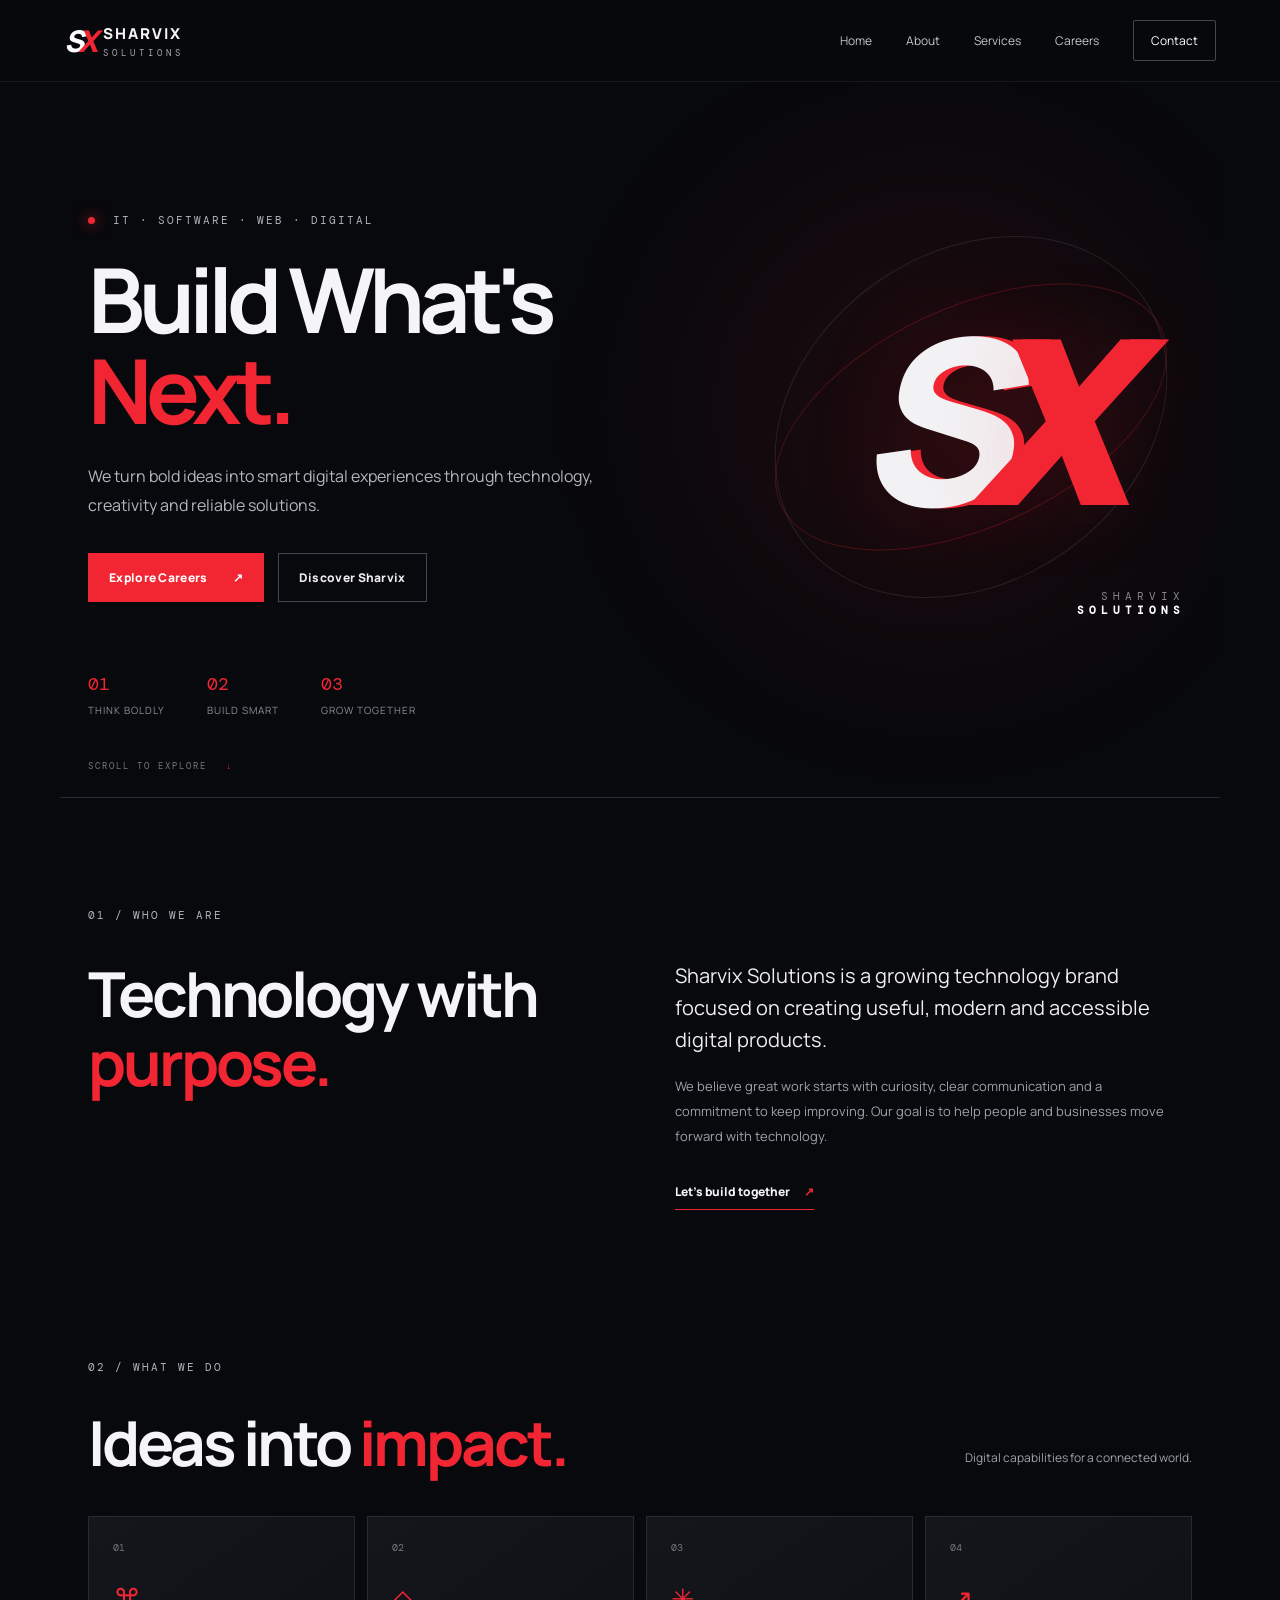
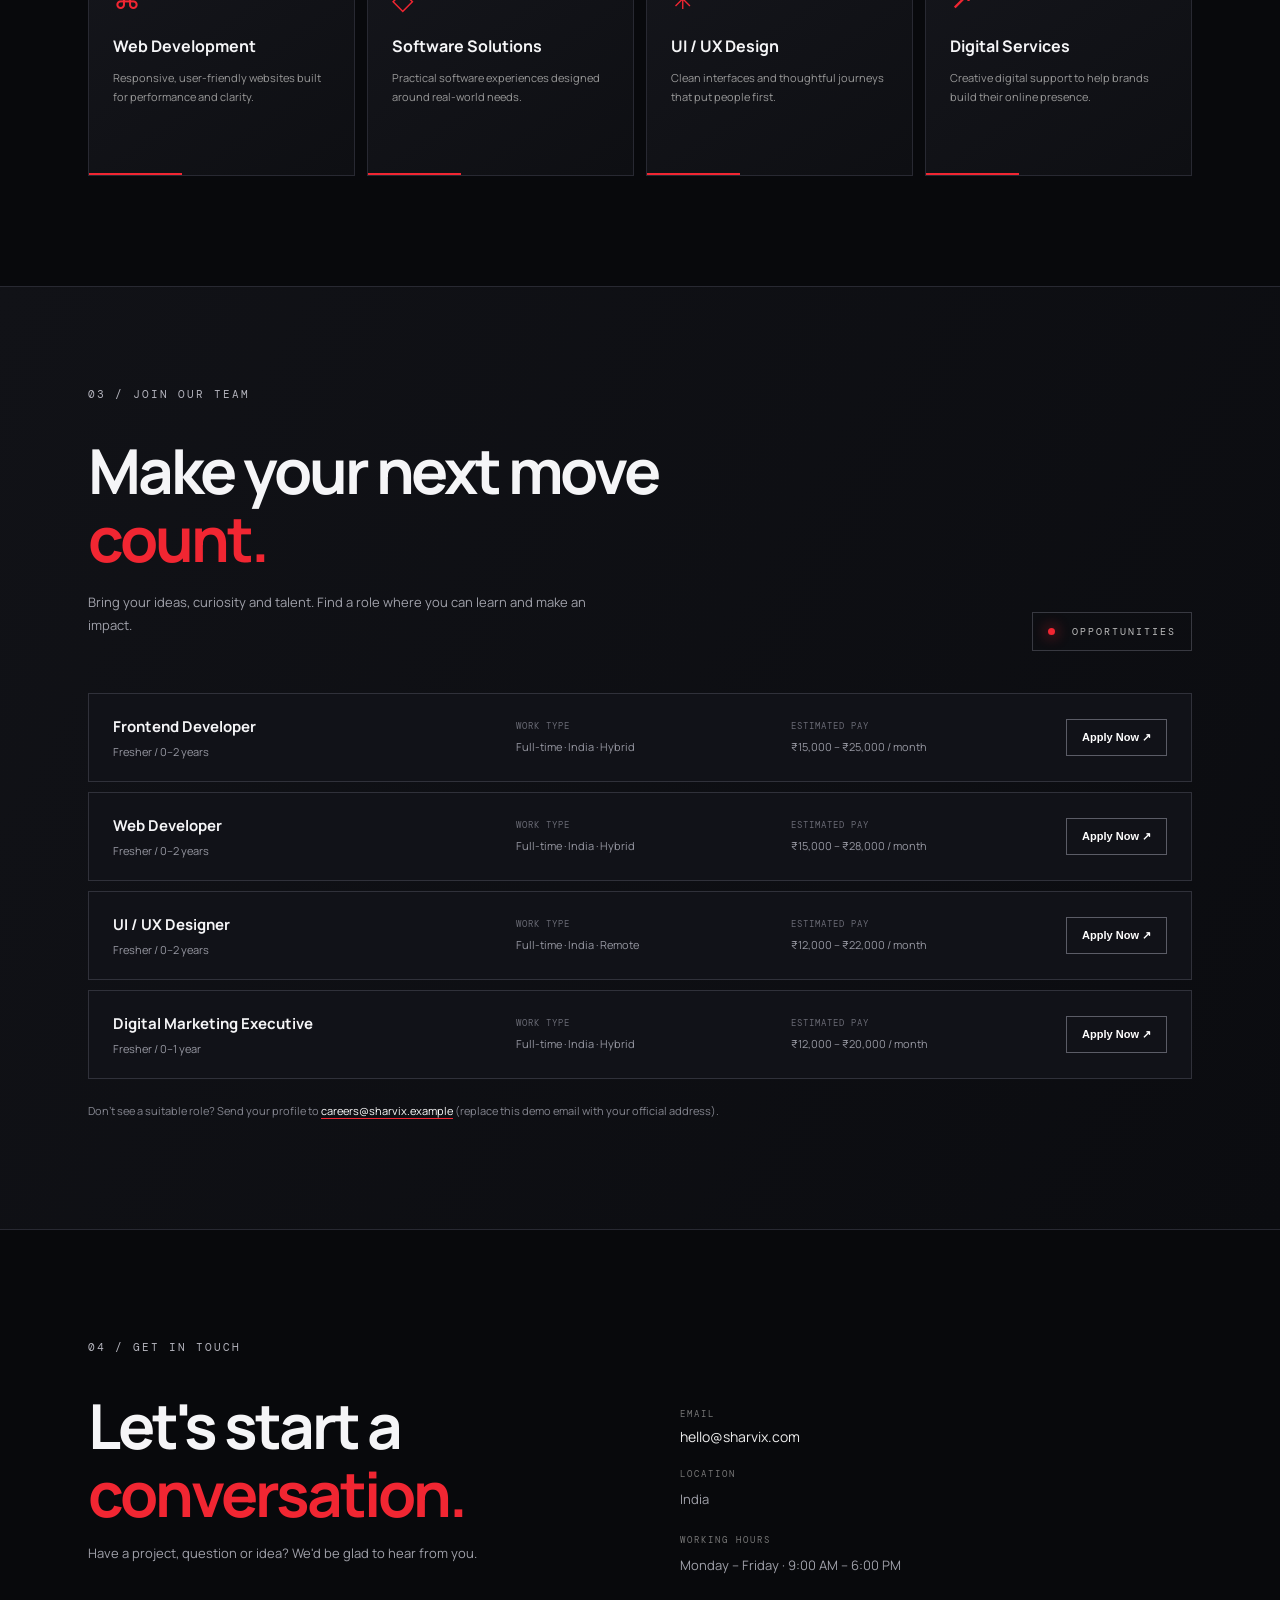
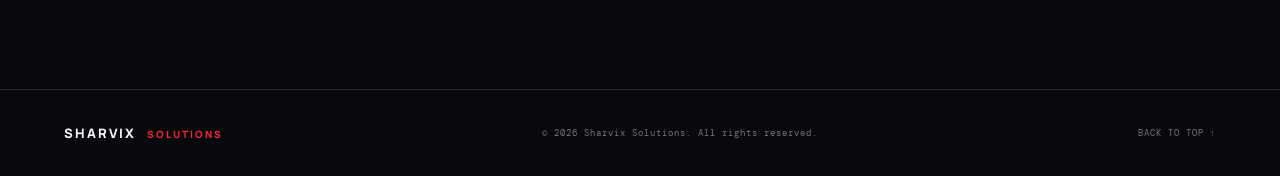
<file: index.html>
<!DOCTYPE html>
<html lang="en">
<head>
  <meta charset="UTF-8" />
  <meta name="viewport" content="width=device-width, initial-scale=1.0" />
  <meta name="description" content="Sharvix Solutions — IT, software, web and digital solutions." />
  <title>Sharvix Solutions | Build What's Next</title>
  <link rel="stylesheet" href="style.css" />
</head>
<body>
  <header class="site-header">
    <a class="brand" href="#home" aria-label="Sharvix Solutions home">
      <span class="brand-mark">S<span>X</span></span>
      <span class="brand-name">SHARVIX<small>SOLUTIONS</small></span>
    </a>
    <button class="menu-toggle" id="menuToggle" aria-label="Toggle navigation" aria-expanded="false">☰</button>
    <nav id="mainNav">
      <a href="#home">Home</a><a href="#about">About</a><a href="#services">Services</a>
      <a href="#careers">Careers</a><a class="nav-contact" href="#contact">Contact</a>
    </nav>
  </header>

  <main>
    <section class="hero" id="home">
      <div class="hero-glow"></div>
      <div class="hero-copy">
        <p class="eyebrow"><span></span> IT · SOFTWARE · WEB · DIGITAL</p>
        <h1>Build What's <em>Next.</em></h1>
        <p class="hero-lead">We turn bold ideas into smart digital experiences through technology, creativity and reliable solutions.</p>
        <div class="hero-actions">
          <a class="btn btn-primary" href="#careers">Explore Careers <span>↗</span></a>
          <a class="btn btn-ghost" href="#about">Discover Sharvix</a>
        </div>
        <div class="hero-stats">
          <div><strong>01</strong><span>Think boldly</span></div>
          <div><strong>02</strong><span>Build smart</span></div>
          <div><strong>03</strong><span>Grow together</span></div>
        </div>
      </div>
      <div class="hero-art" aria-label="Sharvix Solutions brand">
        <div class="orbit orbit-one"></div><div class="orbit orbit-two"></div>
        <div class="hero-symbol">S<span>X</span></div>
        <div class="hero-art-label">SHARVIX<br><b>SOLUTIONS</b></div>
      </div>
      <a class="scroll-cue" href="#about">SCROLL TO EXPLORE <span>↓</span></a>
    </section>

    <section class="section about-section" id="about">
      <div class="section-kicker">01 / WHO WE ARE</div>
      <div class="section-grid">
        <h2>Technology with<br><em>purpose.</em></h2>
        <div class="section-copy">
          <p class="large-copy">Sharvix Solutions is a growing technology brand focused on creating useful, modern and accessible digital products.</p>
          <p>We believe great work starts with curiosity, clear communication and a commitment to keep improving. Our goal is to help people and businesses move forward with technology.</p>
          <a class="text-link" href="#contact">Let's build together <span>↗</span></a>
        </div>
      </div>
    </section>

    <section class="section services-section" id="services">
      <div class="section-kicker">02 / WHAT WE DO</div>
      <div class="section-heading-row"><h2>Ideas into <em>impact.</em></h2><p>Digital capabilities for a connected world.</p></div>
      <div class="service-grid">
        <article class="service-card"><div class="service-number">01</div><div class="service-icon">⌘</div><h3>Web Development</h3><p>Responsive, user-friendly websites built for performance and clarity.</p><span class="card-line"></span></article>
        <article class="service-card"><div class="service-number">02</div><div class="service-icon">◇</div><h3>Software Solutions</h3><p>Practical software experiences designed around real-world needs.</p><span class="card-line"></span></article>
        <article class="service-card"><div class="service-number">03</div><div class="service-icon">✳</div><h3>UI / UX Design</h3><p>Clean interfaces and thoughtful journeys that put people first.</p><span class="card-line"></span></article>
        <article class="service-card"><div class="service-number">04</div><div class="service-icon">↗</div><h3>Digital Services</h3><p>Creative digital support to help brands build their online presence.</p><span class="card-line"></span></article>
      </div>
    </section>

    <section class="careers-section" id="careers">
      <div class="section careers-inner">
        <div class="section-kicker">03 / JOIN OUR TEAM</div>
        <div class="careers-heading"><div><h2>Make your next move<br><em>count.</em></h2><p>Bring your ideas, curiosity and talent. Find a role where you can learn and make an impact.</p></div><div class="open-tag"><span class="pulse"></span> OPPORTUNITIES</div></div>
        <div class="job-list" id="jobList"></div>
        <p class="careers-note">Don't see a suitable role? Send your profile to <a href="mailto:careers@sharvix.example">careers@sharvix.example</a> (replace this demo email with your official address).</p>
      </div>
    </section>

    <section class="section contact-section" id="contact">
      <div class="section-kicker">04 / GET IN TOUCH</div>
      <div class="contact-grid">
        <div><h2>Let's start a<br><em>conversation.</em></h2><p>Have a project, question or idea? We'd be glad to hear from you.</p></div>
        <div class="contact-details">
          <span>EMAIL</span><a href="mailto:hello@sharvix.com">hello@sharvix.com</a>
          <span>LOCATION</span><p>India</p>
          <span>WORKING HOURS</span><p>Monday – Friday · 9:00 AM – 6:00 PM</p>
        </div>
      </div>
    </section>
  </main>

  <footer><a class="footer-brand" href="#home">SHARVIX <span>SOLUTIONS</span></a><p>© <span id="year"></span> Sharvix Solutions. All rights reserved.</p><a href="#home">BACK TO TOP ↑</a></footer>

  <div class="modal" id="applyModal" aria-hidden="true">
    <div class="modal-backdrop" data-close="true"></div>
    <div class="modal-panel" role="dialog" aria-modal="true" aria-labelledby="formTitle">
      <button class="modal-close" id="closeModal" aria-label="Close form">×</button>
      <p class="eyebrow"><span></span> CAREER APPLICATION</p>
      <h2 id="formTitle">Apply to <em>Sharvix.</em></h2>
      <p class="form-role" id="selectedRole">Position</p>
      <form id="applicationForm">
        <input type="hidden" id="jobRole" name="jobRole" />
        <div class="form-grid">
          <label>Full name *<input name="fullName" required placeholder="Your full name" /></label>
          <label>Email address *<input name="email" type="email" required placeholder="you@example.com" /></label>
          <label>Mobile number *<input name="phone" type="tel" required pattern="[0-9+() -]{8,16}" placeholder="+91 98765 43210" /></label>
          <label>Highest qualification *<select name="qualification" required><option value="">Select qualification</option><option>12th</option><option>Diploma</option><option>Graduate</option><option>Postgraduate</option><option>Other</option></select></label>
          <label>Experience<select name="experience"><option>Fresher</option><option>Less than 1 year</option><option>1–2 years</option><option>3–5 years</option><option>5+ years</option></select></label>
          <label>Portfolio / LinkedIn<input name="portfolio" type="url" placeholder="https://" /></label>
        </div>
        <label class="upload-label">Upload resume (PDF, DOC or DOCX) *<input id="resume" name="resume" type="file" accept=".pdf,.doc,.docx" required /></label>
        <label class="consent"><input type="checkbox" required /> I confirm that the information provided is accurate and agree to be contacted about this application.</label>
        <button class="btn btn-primary submit-btn" type="submit">Submit Application <span>↗</span></button>
        <p class="form-message" id="formMessage" role="status"></p>
        <p class="form-disclaimer">Your application details and resume will be sent to Sharvix Solutions for recruitment purposes.</p>
      </form>
    </div>
  </div>
  <script src="script.js"></script>
</body>
</html>
</file>
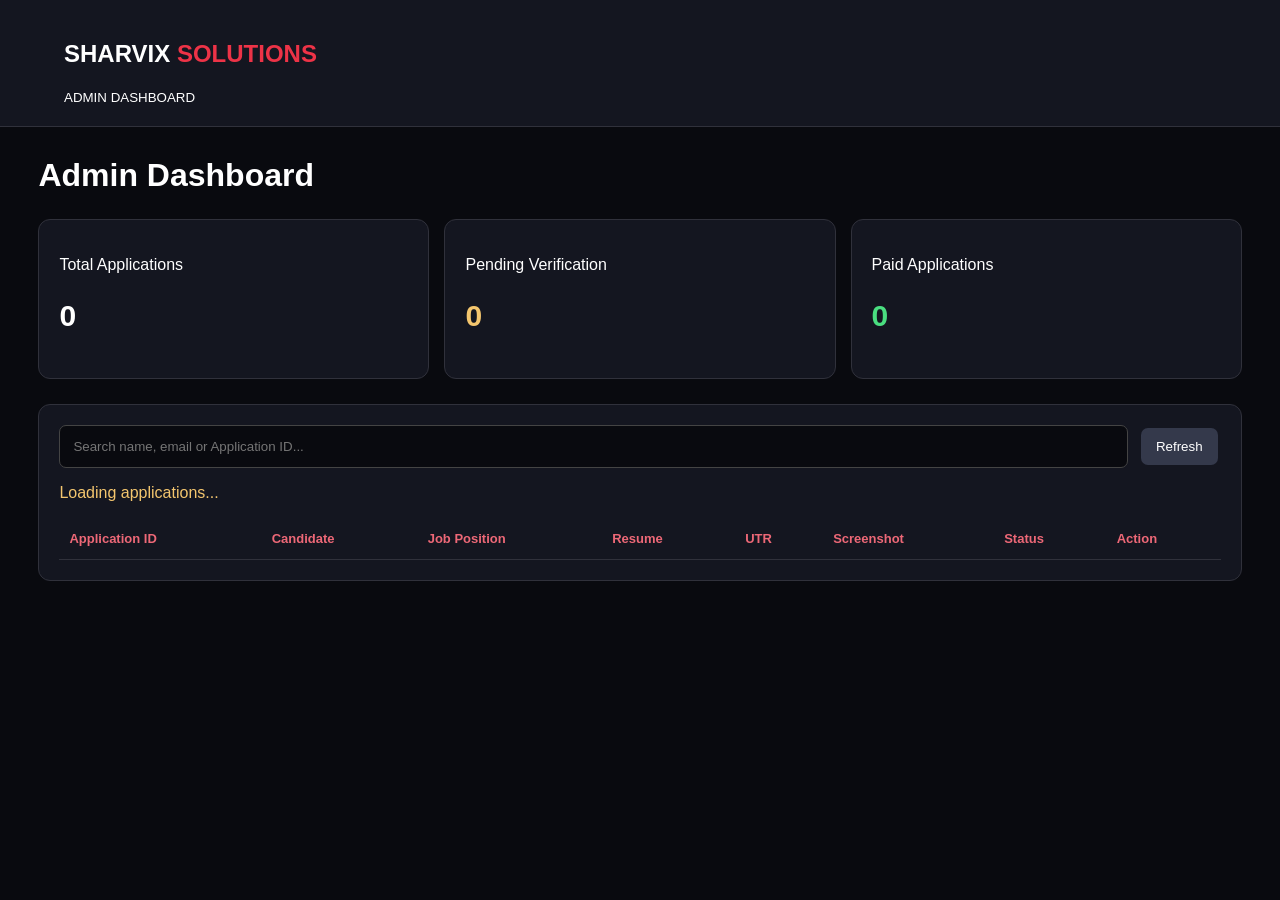
<file: admin.html>
<!DOCTYPE html>
<html>
<head>
  <base target="_top">
  <meta name="viewport" content="width=device-width, initial-scale=1">
  <title>SHARVIX Admin Dashboard</title>
  <style>
    * { box-sizing: border-box; }
    body {
      margin: 0; background: #090a0f; color: white;
      font-family: Arial, sans-serif;
    }
    header {
      background: #141620; padding: 20px 5%;
      border-bottom: 1px solid #30313b;
    }
    .red { color: #ed3347; }
    main { width: 94%; max-width: 1300px; margin: 30px auto; }
    .cards {
      display: grid; grid-template-columns: repeat(3,1fr);
      gap: 15px; margin: 25px 0;
    }
    .card, .panel {
      background: #141620; border: 1px solid #30313b;
      border-radius: 12px; padding: 20px;
    }
    .card h2 { font-size: 30px; }
    .yellow { color: #f4c66e; }
    .green { color: #4ade80; }
    input {
      padding: 13px; border-radius: 7px;
      border: 1px solid #444; background: #090a0f;
      color: white; width: 100%;
    }
    button {
      padding: 11px 15px; border: 0; border-radius: 7px;
      color: white; cursor: pointer; margin: 3px;
    }
    .refresh { background: #34394b; }
    .paid { background: #16864b; }
    .reject { background: #b42335; }
    .toolbar { display: flex; gap: 10px; margin-bottom: 15px; }
    .toolbar input { flex: 1; }
    .table-wrap { overflow-x: auto; }
    table { width: 100%; min-width: 950px; border-collapse: collapse; }
    th, td {
      padding: 13px 10px; text-align: left;
      border-bottom: 1px solid #30313b; font-size: 13px;
    }
    th { color: #ed6877; }
    a { color: #75b9ff; }
    #message { color: #f4c66e; }
    @media(max-width:700px) {
      .cards { grid-template-columns: 1fr; }
      .toolbar { flex-wrap: wrap; }
    }
  </style>
</head>
<body>

<header>
  <h2>SHARVIX <span class="red">SOLUTIONS</span></h2>
  <small>ADMIN DASHBOARD</small>
</header>

<main>
  <h1>Admin Dashboard</h1>

  <div class="cards">
    <div class="card">
      <p>Total Applications</p>
      <h2 id="totalCount">0</h2>
    </div>
    <div class="card">
      <p>Pending Verification</p>
      <h2 class="yellow" id="pendingCount">0</h2>
    </div>
    <div class="card">
      <p>Paid Applications</p>
      <h2 class="green" id="paidCount">0</h2>
    </div>
  </div>

  <section class="panel">
    <div class="toolbar">
      <input id="search" type="search"
        placeholder="Search name, email or Application ID..."
        oninput="renderApplications()">
      <button class="refresh" onclick="loadApplications()">Refresh</button>
    </div>

    <p id="message">Loading applications...</p>

    <div class="table-wrap">
      <table>
        <thead>
          <tr>
            <th>Application ID</th>
            <th>Candidate</th>
            <th>Job Position</th>
            <th>Resume</th>
            <th>UTR</th>
            <th>Screenshot</th>
            <th>Status</th>
            <th>Action</th>
          </tr>
        </thead>
        <tbody id="applicationRows"></tbody>
      </table>
    </div>
  </section>
</main>

<script>
let applications = [];

function loadApplications() {
  document.getElementById("message").textContent =
    "Loading applications...";

  google.script.run
    .withSuccessHandler(data => {
      applications = data || [];
      updateCounts();
      renderApplications();
      document.getElementById("message").textContent =
        applications.length
          ? "Applications loaded successfully."
          : "No applications found.";
    })
    .withFailureHandler(error => {
      document.getElementById("message").textContent =
        "Error: " + error.message;
    })
    .getApplications();
}

function updateCounts() {
  document.getElementById("totalCount").textContent =
    applications.length;

  document.getElementById("pendingCount").textContent =
    applications.filter(a =>
      a["Payment Status"] === "Pending Verification").length;

  document.getElementById("paidCount").textContent =
    applications.filter(a =>
      a["Payment Status"] === "Paid").length;
}

function renderApplications() {
  const tbody = document.getElementById("applicationRows");
  const query = document.getElementById("search").value.toLowerCase();
  tbody.replaceChildren();

  const filtered = applications.filter(a => [
    a["Application ID"], a["Full Name"], a["Email"], a["Job Position"]
  ].join(" ").toLowerCase().includes(query));

  filtered.forEach(app => {
    const tr = document.createElement("tr");

    function cell(value) {
      const td = document.createElement("td");
      td.textContent = value || "-";
      tr.appendChild(td);
    }

    function linkCell(url, label) {
      const td = document.createElement("td");
      if (url && /^https:\/\/(drive|docs)\.google\.com\//.test(url)) {
        const a = document.createElement("a");
        a.href = url;
        a.target = "_blank";
        a.rel = "noopener";
        a.textContent = label;
        td.appendChild(a);
      } else {
        td.textContent = "-";
      }
      tr.appendChild(td);
    }

    cell(app["Application ID"]);
    cell((app["Full Name"] || "") + " / " + (app["Email"] || ""));
    cell(app["Job Position"]);
    linkCell(app["Resume Link"], "Open Resume");
    cell(app["UTR / Transaction ID"]);
    linkCell(app["Payment Screenshot Link"], "Open Screenshot");
    cell(app["Payment Status"] || "Not Updated");

    const action = document.createElement("td");

    const paid = document.createElement("button");
    paid.className = "paid";
    paid.textContent = "Mark as Paid";
    paid.onclick = () => changeStatus(app["Application ID"], "Paid");

    const reject = document.createElement("button");
    reject.className = "reject";
    reject.textContent = "Reject";
    reject.onclick = () => changeStatus(app["Application ID"], "Rejected");

    action.append(paid, reject);
    tr.appendChild(action);
    tbody.appendChild(tr);
  });

  if (!filtered.length) {
    const tr = document.createElement("tr");
    const td = document.createElement("td");
    td.colSpan = 8;
    td.textContent = "No applications found.";
    tr.appendChild(td);
    tbody.appendChild(tr);
  }
}

function changeStatus(id, status) {
  const question = status === "Paid"
    ? "PhonePe / Bank मध्ये पैसे प्रत्यक्ष जमा झाल्याची खात्री केली आहे का?"
    : "हा Payment Reject करायचा आहे का?";

  if (!confirm(question)) return;

  google.script.run
    .withSuccessHandler(result => {
      alert(result.message);
      loadApplications();
    })
    .withFailureHandler(error => {
      alert("Error: " + error.message);
    })
    .updatePaymentStatus(id, status);
}

window.addEventListener("load", loadApplications);
</script>

</body>
</html>
</file>
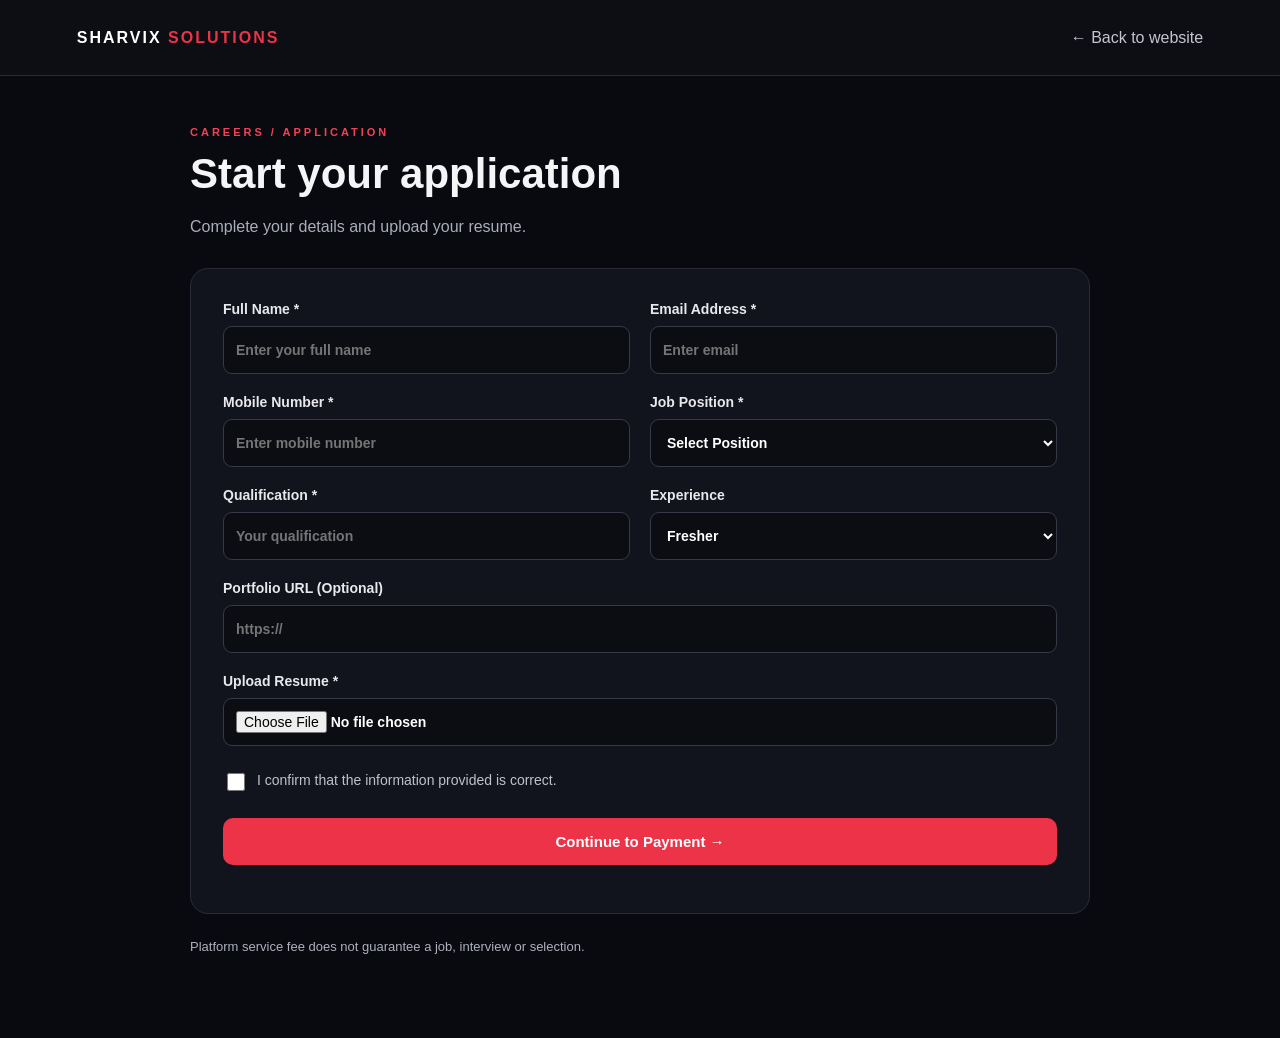
<file: application.html>
<!DOCTYPE html>
<html lang="en">
<head>
  <meta charset="UTF-8">
  <meta name="viewport" content="width=device-width, initial-scale=1.0">
  <title>Apply for a Job | SHARVIX SOLUTIONS</title>
  <link rel="stylesheet" href="application.css">
</head>
<body>

<header class="topbar">
  <a class="brand" href="index.html">SHARVIX <span>SOLUTIONS</span></a>
  <a href="index.html" class="back">← Back to website</a>
</header>

<main class="wrap">
  <div class="eyebrow">CAREERS / APPLICATION</div>
  <h1>Start your application</h1>
  <p class="intro">Complete your details and upload your resume.</p>

  <form id="applicationForm" class="panel">
    <div class="grid">

      <label>Full Name *
        <input name="fullName" required placeholder="Enter your full name">
      </label>

      <label>Email Address *
        <input name="email" type="email" required placeholder="Enter email">
      </label>

      <label>Mobile Number *
        <input name="phone" type="tel" required placeholder="Enter mobile number">
      </label>

      <label>Job Position *
        <select name="jobRole" required>
          <option value="">Select Position</option>
          <option>Frontend Developer</option>
          <option>Web Developer</option>
          <option>UI / UX Designer</option>
          <option>Digital Marketing Executive</option>
          <option>Other</option>
        </select>
      </label>

      <label>Qualification *
        <input name="qualification" required placeholder="Your qualification">
      </label>

      <label>Experience
        <select name="experience">
          <option>Fresher</option>
          <option>Less than 1 year</option>
          <option>1–2 years</option>
          <option>3–5 years</option>
          <option>5+ years</option>
        </select>
      </label>

      <label class="wide">Portfolio URL (Optional)
        <input name="portfolio" type="url" placeholder="https://">
      </label>

      <label class="wide">Upload Resume *
        <input name="resume" type="file" accept=".pdf,.doc,.docx" required>
      </label>

    </div>

    <label class="consent">
      <input type="checkbox" required>
      I confirm that the information provided is correct.
    </label>

    <button class="primary" type="submit">
      Continue to Payment →
    </button>

    <p id="formMessage" class="message"></p>
  </form>

  <p class="notice">
    Platform service fee does not guarantee a job, interview or selection.
  </p>
</main>

<script src="application.js"></script>
</body>
</html>
</file>
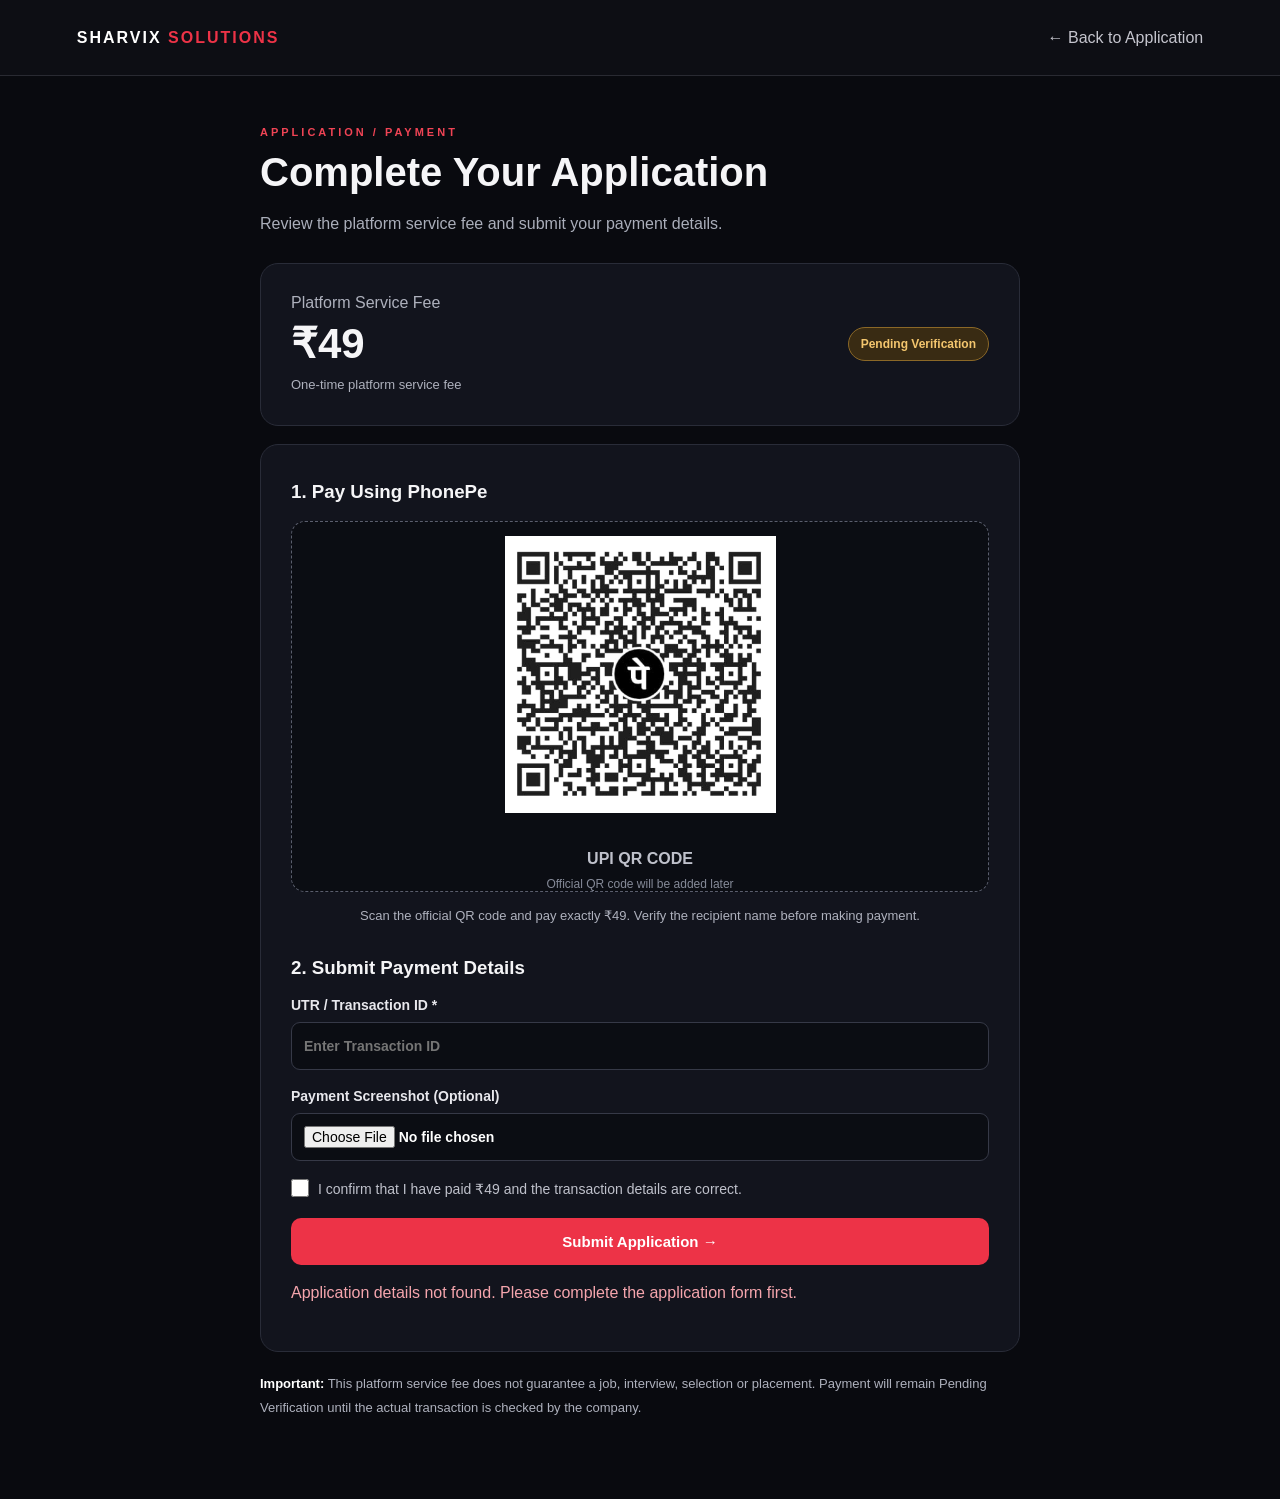
<file: payment.html>
<!DOCTYPE html>
<html lang="en">
<head>
  <meta charset="UTF-8">
  <meta name="viewport" content="width=device-width, initial-scale=1.0">
  <title>Payment | SHARVIX SOLUTIONS</title>
  <link rel="stylesheet" href="payment.css">
</head>

<body>

<header class="topbar">
  <a class="brand" href="index.html">
    SHARVIX <span>SOLUTIONS</span>
  </a>
  <a href="application.html" class="back">← Back to Application</a>
</header>

<main class="wrap">

  <div class="eyebrow">APPLICATION / PAYMENT</div>

  <h1>Complete Your Application</h1>

  <p class="intro">
    Review the platform service fee and submit your payment details.
  </p>

  <section class="summary panel">
    <div>
      <span class="muted">Platform Service Fee</span>
      <h2>₹49</h2>
      <span class="muted small">One-time platform service fee</span>
    </div>

    <div class="pill">Pending Verification</div>
  </section>

  <section class="panel">

    <h3>1. Pay Using PhonePe</h3>

    <div class="qr-placeholder">
      <div class="qr-symbol"> <img src="assets/payment.png" alt="QR CODE"> </div>
      <strong>UPI QR CODE</strong>
      <span>Official QR code will be added later</span>
    </div>

    <p class="muted small center">
      Scan the official QR code and pay exactly ₹49.
      Verify the recipient name before making payment.
    </p>

    <h3>2. Submit Payment Details</h3>

    <form id="paymentForm">

      <label>
        UTR / Transaction ID *
        <input
          type="text"
          name="utr"
          required
          minlength="6"
          maxlength="40"
          placeholder="Enter Transaction ID"
        >
      </label>

      <label>
        Payment Screenshot (Optional)
        <input
          type="file"
          name="paymentScreenshot"
          accept="image/*"
        >
      </label>

      <label class="consent">
        <input type="checkbox" required>
        I confirm that I have paid ₹49 and the transaction details are correct.
      </label>

      <button class="primary" type="submit">
        Submit Application →
      </button>

      <p id="paymentMessage" class="message"></p>

    </form>

  </section>

  <div class="notice">
    <strong>Important:</strong>
    This platform service fee does not guarantee a job,
    interview, selection or placement. Payment will remain
    Pending Verification until the actual transaction is
    checked by the company.
  </div>

</main>

<script src="payment.js"></script>

</body>
</html>
</file>
<file: style.css>
@import url('https://fonts.googleapis.com/css2?family=DM+Mono:wght@400;500&family=Manrope:wght@400;500;600;700;800&display=swap');
:root{--bg:#08090c;--panel:#101116;--panel2:#15161d;--text:#f5f5f7;--muted:#a0a1aa;--red:#f12632;--line:#282932;--max:1160px}
*{box-sizing:border-box}html{scroll-behavior:smooth;scroll-padding-top:90px}body{margin:0;background:var(--bg);color:var(--text);font-family:Manrope,Arial,sans-serif}a{color:inherit;text-decoration:none}.site-header{height:82px;padding:0 max(5vw,24px);display:flex;align-items:center;justify-content:space-between;border-bottom:1px solid #ffffff12;background:#08090ceF;position:sticky;top:0;z-index:20;backdrop-filter:blur(16px)}.brand{display:flex;align-items:center;gap:10px}.brand-mark{font-size:30px;font-weight:800;letter-spacing:-5px;color:white;font-style:italic}.brand-mark span{color:var(--red)}.brand-name{font-size:15px;font-weight:800;letter-spacing:2px}.brand-name small{display:block;font:9px 'DM Mono',monospace;letter-spacing:4px;color:#aaa;margin-top:3px}nav{display:flex;align-items:center;gap:34px}nav a{font-size:12px;color:#c5c5ca;transition:.2s}nav a:hover{color:white}.nav-contact{border:1px solid #ffffff40;padding:11px 17px;border-radius:2px;color:white}.menu-toggle{display:none;background:none;color:white;border:0;font-size:25px}
.hero{min-height:690px;max-width:var(--max);margin:auto;padding:120px 28px 80px;position:relative;display:flex;align-items:center;overflow:hidden}.hero-copy{position:relative;z-index:2;width:58%}.eyebrow,.section-kicker{font:11px 'DM Mono',monospace;letter-spacing:2px;color:#b3b3bc}.eyebrow span,.pulse{display:inline-block;width:7px;height:7px;border-radius:50%;background:var(--red);margin-right:9px;box-shadow:0 0 14px var(--red)}h1{font-size:clamp(54px,7vw,91px);letter-spacing:-6px;line-height:1.02;margin:26px 0}h1 em,h2 em{color:var(--red);font-style:normal}.hero-lead{font-size:16px;line-height:1.8;color:#b5b5bf;max-width:520px}.hero-actions{display:flex;gap:14px;margin-top:34px}.btn{display:inline-flex;align-items:center;justify-content:center;gap:25px;padding:15px 20px;font-size:12px;font-weight:800;letter-spacing:.3px;border:1px solid transparent;cursor:pointer;transition:.2s}.btn-primary{background:var(--red);color:white}.btn-primary:hover{background:#ff3b46;transform:translateY(-2px)}.btn-ghost{border-color:#454650;color:#eee}.btn-ghost:hover{border-color:white}.hero-stats{display:flex;gap:42px;margin-top:70px}.hero-stats div{display:flex;flex-direction:column;gap:7px}.hero-stats strong{font:18px 'DM Mono',monospace;color:var(--red)}.hero-stats span{font-size:10px;color:#8e8f99;letter-spacing:1px;text-transform:uppercase}.hero-art{position:absolute;right:0;top:100px;width:43%;height:470px;display:grid;place-items:center}.hero-symbol{font-size:230px;line-height:1;font-weight:800;font-style:italic;letter-spacing:-35px;color:#f2f2f4;text-shadow:10px 0 var(--red),0 0 90px #f1263230;z-index:1}.hero-symbol span{color:var(--red)}.orbit{position:absolute;border:1px solid #f1263240;border-radius:50%;transform:rotate(-25deg)}.orbit-one{width:420px;height:220px}.orbit-two{width:330px;height:420px;transform:rotate(55deg);border-color:#ffffff18}.hero-art-label{position:absolute;bottom:35px;right:35px;font:11px 'DM Mono',monospace;letter-spacing:5px;text-align:right;color:#888}.hero-art-label b{color:white}.hero-glow{position:absolute;width:480px;height:480px;border-radius:50%;background:#e51d2a12;filter:blur(80px);right:4%;top:12%}.scroll-cue{position:absolute;bottom:25px;left:28px;font:9px 'DM Mono',monospace;letter-spacing:2px;color:#777}.scroll-cue span{color:var(--red);margin-left:12px}
.section{max-width:var(--max);margin:auto;padding:110px 28px}.about-section{border-top:1px solid var(--line)}.section-grid{display:grid;grid-template-columns:1fr 1fr;gap:70px;margin-top:38px}h2{font-size:clamp(38px,5vw,62px);line-height:1.1;letter-spacing:-3px;margin:0} .section-copy{max-width:500px}.large-copy{font-size:20px;line-height:1.6;color:#eee;margin:0 0 18px}.section-copy p:not(.large-copy),.contact-grid>div>p{font-size:13px;line-height:1.9;color:var(--muted)}.text-link{display:inline-block;margin-top:22px;font-size:12px;font-weight:800;border-bottom:1px solid var(--red);padding-bottom:9px}.text-link span{color:var(--red);margin-left:12px}
.services-section{padding-top:40px}.section-heading-row{display:flex;align-items:end;justify-content:space-between;margin:35px 0 38px}.section-heading-row p{font-size:12px;color:var(--muted)}.service-grid{display:grid;grid-template-columns:repeat(4,1fr);gap:12px}.service-card{min-height:260px;background:linear-gradient(145deg,#15161c,#0e0f13);border:1px solid var(--line);padding:24px;position:relative;overflow:hidden;transition:.25s}.service-card:hover{border-color:#9e2029;transform:translateY(-5px)}.service-number{font:10px 'DM Mono',monospace;color:#777}.service-icon{font-size:28px;color:var(--red);margin:25px 0 18px}.service-card h3{font-size:16px;margin:0 0 10px}.service-card p{font-size:11px;line-height:1.8;color:#999}.card-line{position:absolute;bottom:0;left:0;width:35%;height:2px;background:var(--red)}
.careers-section{background:linear-gradient(120deg,#111217,#0b0c10);border-top:1px solid var(--line);border-bottom:1px solid var(--line)}.careers-inner{padding-top:100px;padding-bottom:100px}.careers-heading{display:flex;align-items:end;justify-content:space-between;margin:36px 0 42px}.careers-heading p{max-width:500px;font-size:13px;line-height:1.8;color:var(--muted);margin-top:18px}.open-tag{font:10px 'DM Mono',monospace;letter-spacing:2px;border:1px solid #383941;padding:12px 15px;color:#bbb}.job-list{display:grid;gap:10px}.job-card{display:grid;grid-template-columns:1.5fr 1fr 1fr auto;align-items:center;gap:20px;padding:22px 24px;border:1px solid #30313a;background:#111218;transition:.2s}.job-card:hover{border-color:#a52a33;background:#15151c}.job-title h3{font-size:15px;margin:0 0 7px}.job-title p,.job-meta{font-size:11px;color:#9697a1;margin:0}.job-meta span{display:block;font:9px 'DM Mono',monospace;color:#696a74;margin-bottom:7px;letter-spacing:1px}.apply-btn{background:transparent;color:white;border:1px solid #5b5c66;padding:11px 15px;font-size:11px;font-weight:800;cursor:pointer}.apply-btn:hover{background:var(--red);border-color:var(--red)}.careers-note{font-size:11px;color:#858690;margin-top:24px}.careers-note a{color:#fff;border-bottom:1px solid var(--red)}
.contact-grid{display:grid;grid-template-columns:1fr 1fr;gap:80px;margin-top:38px}.contact-details{display:grid;grid-template-columns:1fr;gap:7px;align-content:center}.contact-details span{font:9px 'DM Mono',monospace;letter-spacing:2px;color:#777;margin-top:15px}.contact-details a,.contact-details p{font-size:14px;margin:0;color:#eee}footer{border-top:1px solid var(--line);padding:28px max(5vw,24px);display:flex;align-items:center;justify-content:space-between}footer p,footer>a:last-child{font:9px 'DM Mono',monospace;color:#777;letter-spacing:1px}.footer-brand{font-weight:800;letter-spacing:2px;font-size:13px}.footer-brand span{color:var(--red);font-size:10px;margin-left:6px}
.modal{display:none;position:fixed;inset:0;z-index:50;align-items:center;justify-content:center;padding:20px}.modal.open{display:flex}.modal-backdrop{position:absolute;inset:0;background:#000c;backdrop-filter:blur(7px)}.modal-panel{position:relative;background:#111218;border:1px solid #3a3b45;width:min(720px,100%);max-height:92vh;overflow:auto;padding:36px}.modal-close{position:absolute;right:20px;top:15px;background:none;border:0;color:white;font-size:28px;cursor:pointer}.modal-panel h2{font-size:38px;margin:18px 0 5px}.form-role{color:var(--red);font-size:12px;margin:0 0 25px}.form-grid{display:grid;grid-template-columns:1fr 1fr;gap:16px}.modal label{display:flex;flex-direction:column;gap:8px;font-size:10px;color:#bdbdc5;letter-spacing:.3px}.modal input,.modal select{width:100%;background:#090a0e;border:1px solid #383943;padding:12px;color:white;font:12px Manrope;outline:none;border-radius:0}.modal input:focus,.modal select:focus{border-color:var(--red)}.upload-label{margin-top:17px}.modal input[type=file]{font-size:10px}.consent{display:flex!important;flex-direction:row!important;align-items:flex-start;margin:18px 0;line-height:1.6}.consent input{width:auto;margin-top:1px;accent-color:var(--red)}.submit-btn{width:100%}.form-message{font-size:12px;color:#9ee5b0}.form-disclaimer{font-size:9px;line-height:1.6;color:#777;margin-bottom:0}
@media(max-width:800px){.hero{padding-top:90px;min-height:740px}.hero-copy{width:100%}.hero-art{opacity:.18;right:-15%;top:130px;width:70%}.hero-copy{z-index:2}.section-grid,.contact-grid{grid-template-columns:1fr;gap:28px}.service-grid{grid-template-columns:repeat(2,1fr)}.job-card{grid-template-columns:1fr 1fr}.job-card .apply-btn{grid-column:1/-1}.careers-heading{align-items:start;gap:20px;flex-direction:column}.section-heading-row{align-items:start;gap:10px;flex-direction:column}}
@media(max-width:560px){.site-header{height:70px}.menu-toggle{display:block}nav{display:none;position:absolute;top:69px;left:0;right:0;background:#0d0e13;padding:22px 25px;flex-direction:column;align-items:flex-start;border-bottom:1px solid var(--line)}nav.open{display:flex}.hero{padding:85px 22px 75px;min-height:700px}h1{letter-spacing:-4px}.hero-stats{gap:22px;margin-top:52px}.hero-art{right:-40%;top:170px}.section{padding:75px 22px}.services-section{padding-top:10px}.service-grid{grid-template-columns:1fr}.service-card{min-height:210px}.job-card{grid-template-columns:1fr;gap:13px;padding:20px}.job-card .apply-btn{grid-column:auto}.form-grid{grid-template-columns:1fr}.modal-panel{padding:28px 20px}.modal-panel h2{font-size:31px}footer{gap:15px;flex-wrap:wrap}footer p{order:3;width:100%}.scroll-cue{left:22px}}
</file>
<file: application.css>
* {
  box-sizing: border-box;
}

body {
  margin: 0;
  background: #090a0f;
  color: #f5f5f7;
  font-family: Arial, sans-serif;
}

.topbar {
  height: 76px;
  padding: 0 6%;
  display: flex;
  align-items: center;
  justify-content: space-between;
  border-bottom: 1px solid #292a32;
  background: #0d0e14;
}

.brand {
  font-weight: 900;
  letter-spacing: 2px;
  color: white;
  text-decoration: none;
}

.brand span {
  color: #ed3347;
}

.back {
  color: #c5c5ce;
  text-decoration: none;
}

.wrap {
  width: min(900px, 92%);
  margin: 50px auto 80px;
}

.eyebrow {
  color: #f04455;
  letter-spacing: 3px;
  font-size: 11px;
  font-weight: bold;
}

h1 {
  font-size: 42px;
  margin: 12px 0;
}

.intro {
  color: #aaaeba;
  line-height: 1.6;
  margin-bottom: 28px;
}

.panel {
  background: #12141d;
  border: 1px solid #292c38;
  border-radius: 18px;
  padding: 32px;
}

.grid {
  display: grid;
  grid-template-columns: 1fr 1fr;
  gap: 20px;
}

label {
  display: flex;
  flex-direction: column;
  gap: 9px;
  color: #e8e8ed;
  font-size: 14px;
  font-weight: 600;
}

input,
select {
  width: 100%;
  min-height: 48px;
  background: #0b0d13;
  border: 1px solid #363947;
  border-radius: 9px;
  color: white;
  padding: 12px;
  font: inherit;
}

input:focus,
select:focus {
  outline: none;
  border-color: #ef4052;
}

.wide {
  grid-column: 1 / -1;
}

.consent {
  display: flex;
  flex-direction: row;
  align-items: flex-start;
  font-weight: normal;
  color: #bfc1cb;
  line-height: 1.5;
  margin: 24px 0;
}

.consent input {
  width: 18px;
  min-height: 18px;
  accent-color: #ed3347;
}

.primary {
  border: 0;
  border-radius: 10px;
  background: #ed3347;
  color: white;
  padding: 15px 22px;
  font-weight: bold;
  font-size: 15px;
  cursor: pointer;
  width: 100%;
}

.primary:hover {
  background: #c91e32;
}

.message {
  color: #f5a5ad;
}

.notice {
  font-size: 13px;
  color: #aeb1bd;
  line-height: 1.7;
  margin-top: 22px;
}

@media (max-width: 650px) {
  .grid {
    grid-template-columns: 1fr;
  }

  .wide {
    grid-column: auto;
  }

  .panel {
    padding: 20px;
  }

  h1 {
    font-size: 32px;
  }
}
</file>
<file: payment.css>
* {
  box-sizing: border-box;
}

body {
  margin: 0;
  background: #090a0f;
  color: #f5f5f7;
  font-family: Arial, sans-serif;
}

.topbar {
  height: 76px;
  padding: 0 6%;
  display: flex;
  align-items: center;
  justify-content: space-between;
  border-bottom: 1px solid #292a32;
  background: #0d0e14;
}

.brand {
  font-weight: 900;
  letter-spacing: 2px;
  color: white;
  text-decoration: none;
}

.brand span {
  color: #ed3347;
}

.back {
  color: #c5c5ce;
  text-decoration: none;
}

.wrap {
  width: min(760px, 92%);
  margin: 50px auto 80px;
}

.eyebrow {
  color: #f04455;
  letter-spacing: 3px;
  font-size: 11px;
  font-weight: bold;
}

h1 {
  font-size: 40px;
  margin: 12px 0;
}

.intro {
  color: #aaaeba;
  line-height: 1.6;
  margin-bottom: 26px;
}

.panel {
  background: #12141d;
  border: 1px solid #292c38;
  border-radius: 18px;
  padding: 30px;
  margin-bottom: 18px;
}

.summary {
  display: flex;
  align-items: center;
  justify-content: space-between;
  gap: 20px;
}

.muted {
  color: #aeb1bd;
}

.small {
  font-size: 13px;
  line-height: 1.6;
}

.summary h2 {
  font-size: 42px;
  margin: 7px 0;
}

.pill {
  border: 1px solid #8b6827;
  color: #f4c66e;
  background: #392b13;
  padding: 9px 12px;
  border-radius: 30px;
  font-size: 12px;
  font-weight: bold;
}

h3 {
  margin: 6px 0 18px;
}

.qr-placeholder {
  min-height: 220px;
  border: 1px dashed #5a5e6d;
  border-radius: 14px;
  display: flex;
  flex-direction: column;
  align-items: center;
  justify-content: center;
  gap: 9px;
  background: #0b0d13;
  color: #bfc1cb;
}

.qr-symbol {
  font-size: 60px;
  color: #ed4052;
   text-align: center;
    padding: 14px 12px;
   
}

.qr-placeholder span {
  font-size: 12px;
  color: #858a98;
}

.center {
  text-align: center;
  margin: 14px 0 30px;
}

label {
  display: flex;
  flex-direction: column;
  gap: 9px;
  color: #e8e8ed;
  font-size: 14px;
  font-weight: 600;
  margin: 18px 0;
}

input {
  width: 100%;
  min-height: 48px;
  background: #0b0d13;
  border: 1px solid #363947;
  border-radius: 9px;
  color: white;
  padding: 12px;
  font: inherit;
}

input:focus {
  outline: none;
  border-color: #ef4052;
}

.consent {
  display: flex;
  flex-direction: row;
  align-items: flex-start;
  font-weight: normal;
  color: #bfc1cb;
  line-height: 1.5;
}

.consent input {
  width: 18px;
  min-height: 18px;
  margin: 0;
  accent-color: #ed3347;
}

.primary {
  border: 0;
  border-radius: 10px;
  background: #ed3347;
  color: white;
  padding: 15px 22px;
  font-weight: bold;
  font-size: 15px;
  cursor: pointer;
  width: 100%;
}

.primary:hover {
  background: #c91e32;
}

.message {
  color: #f5a5ad;
  line-height: 1.5;
}

.notice {
  font-size: 13px;
  color: #aeb1bd;
  line-height: 1.8;
  margin-top: 20px;
}

.notice strong {
  color: white;
}

@media (max-width: 560px) {
  .summary {
    align-items: flex-start;
    flex-direction: column;
  }

  .panel {
    padding: 20px;
  }

  h1 {
    font-size: 32px;
  }
}
</file>
